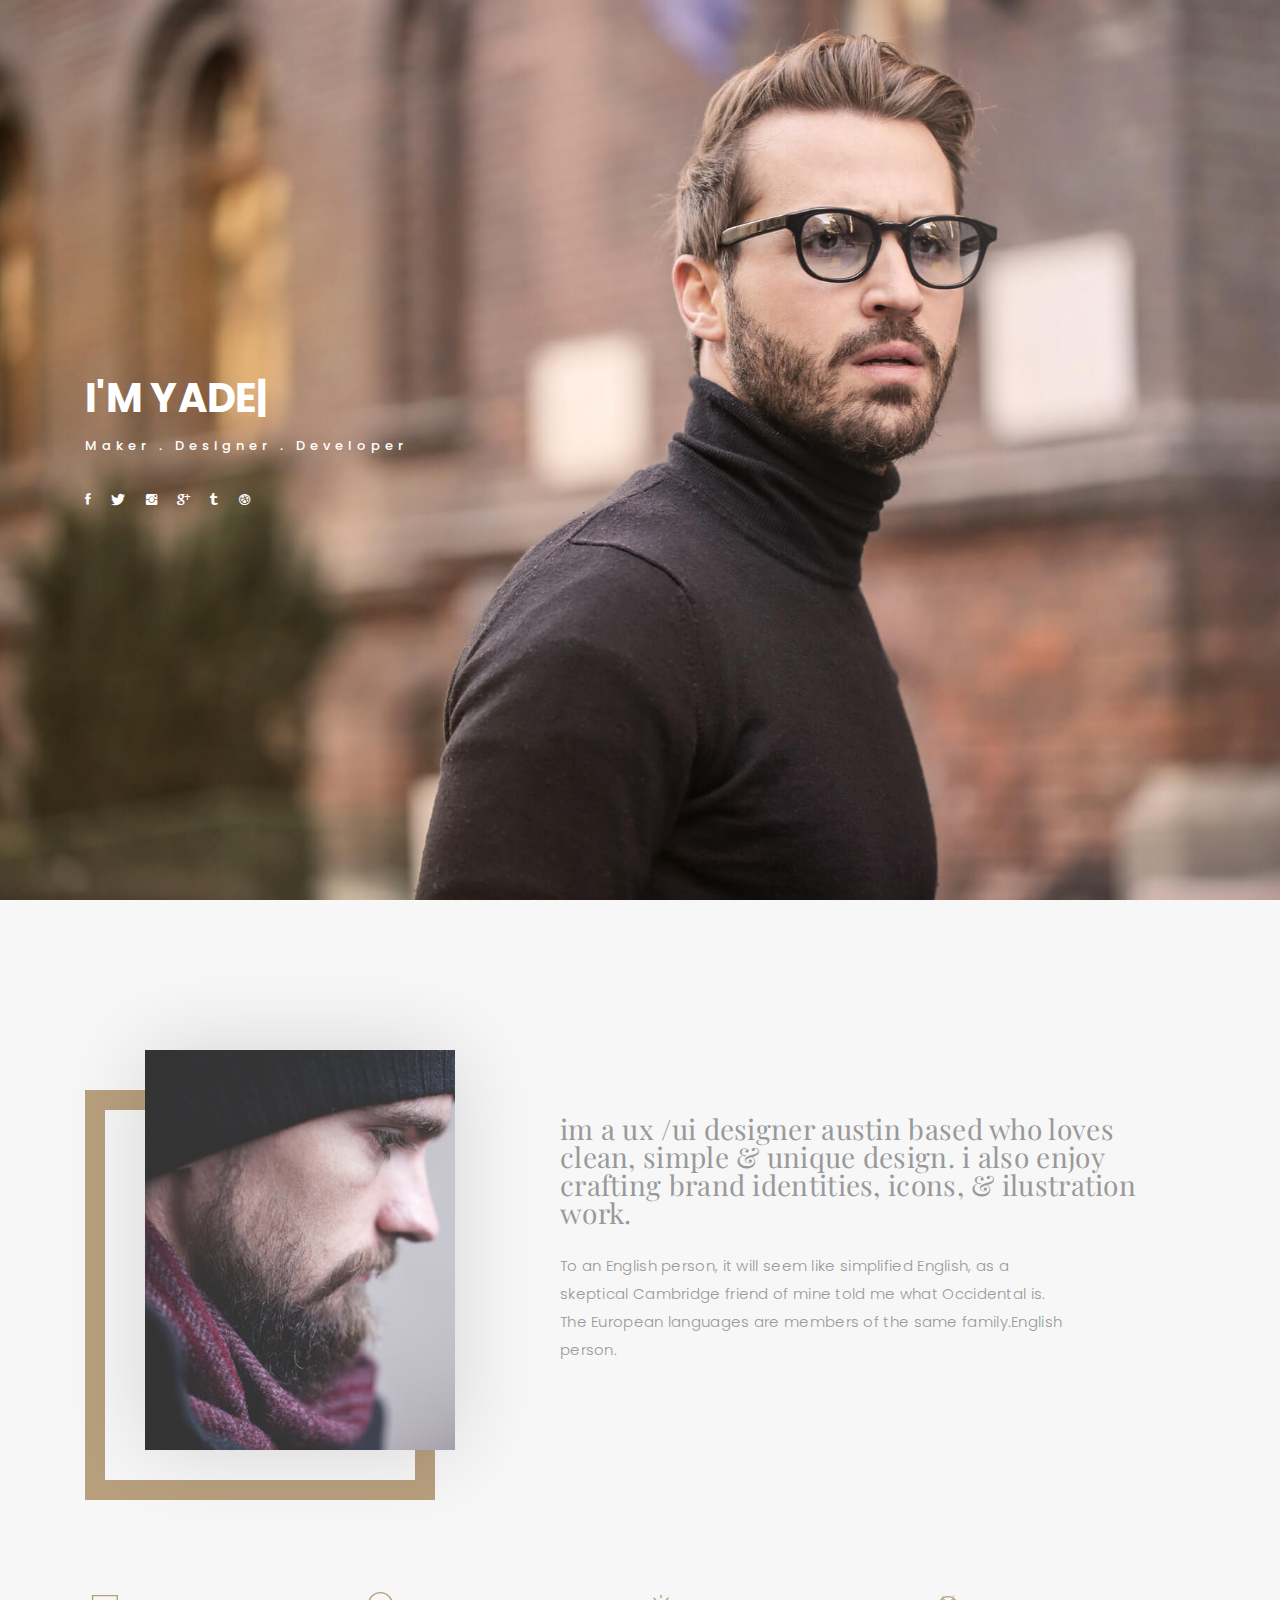
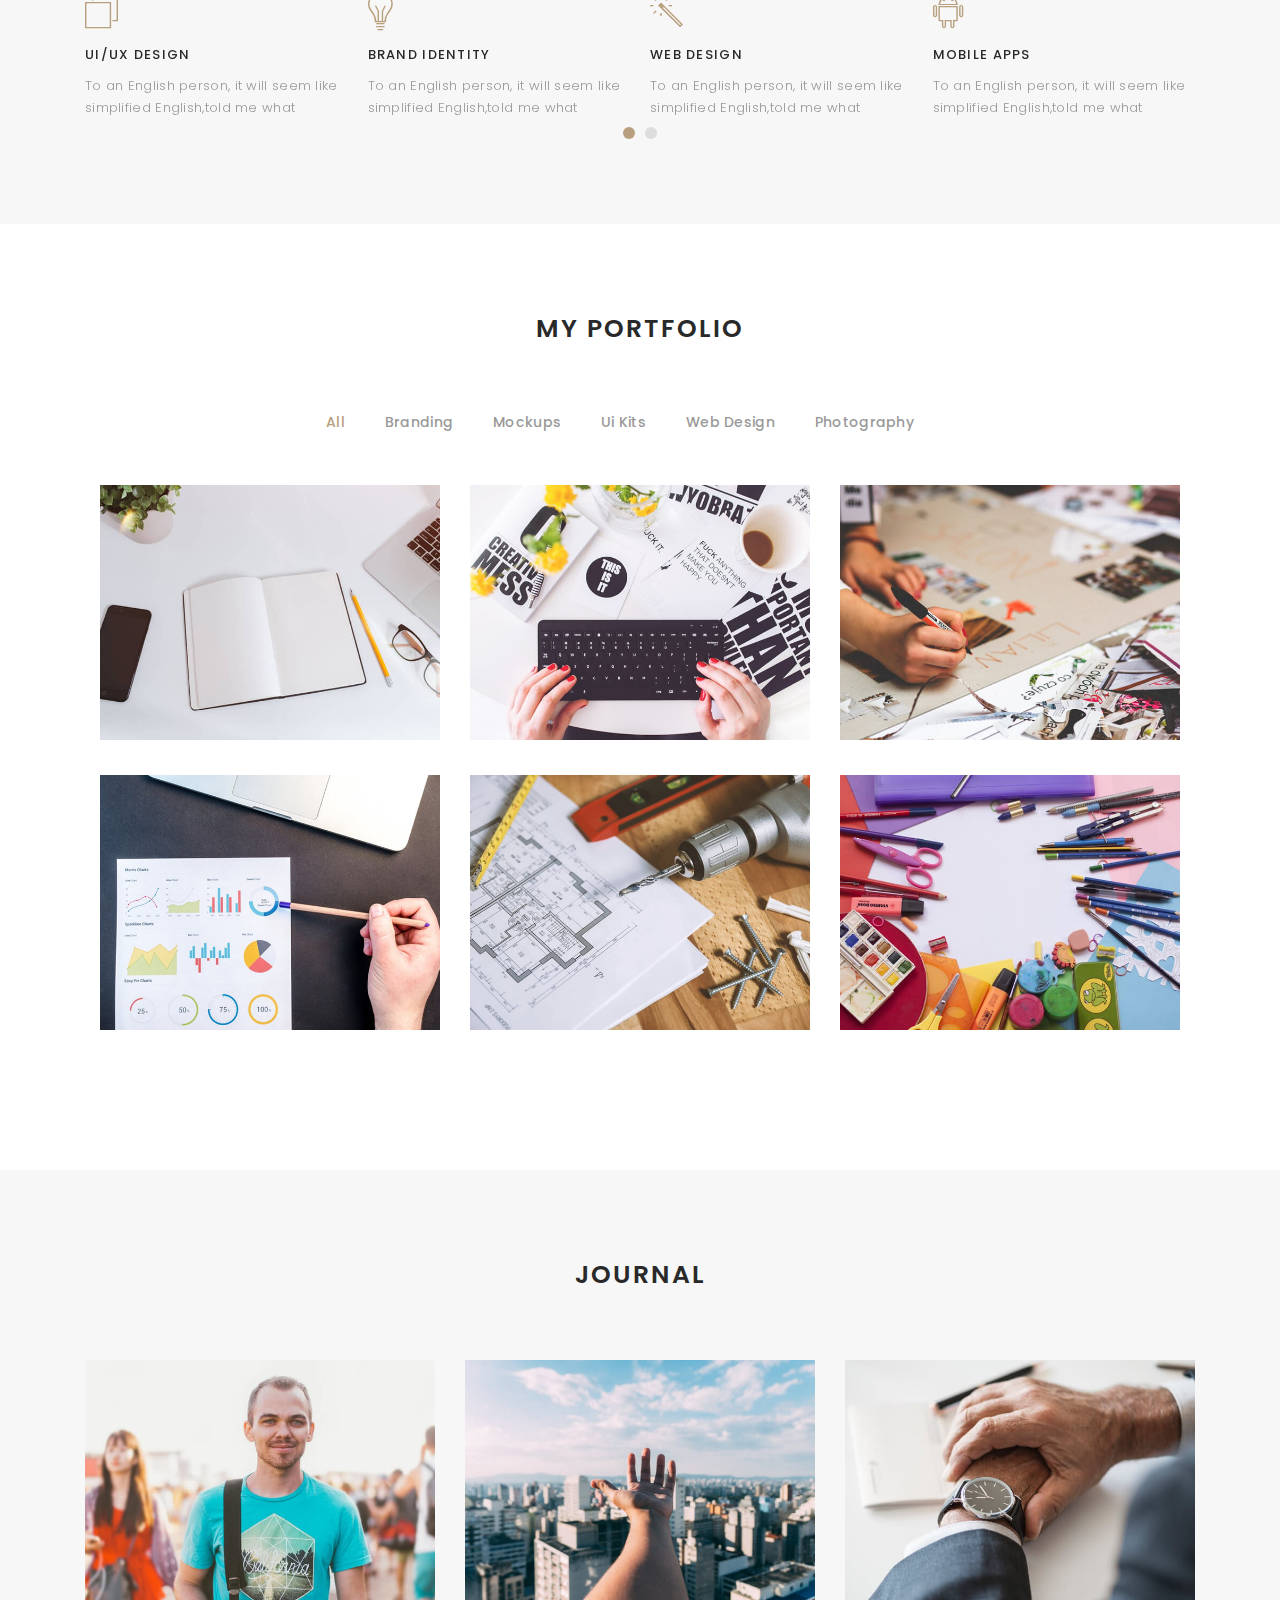
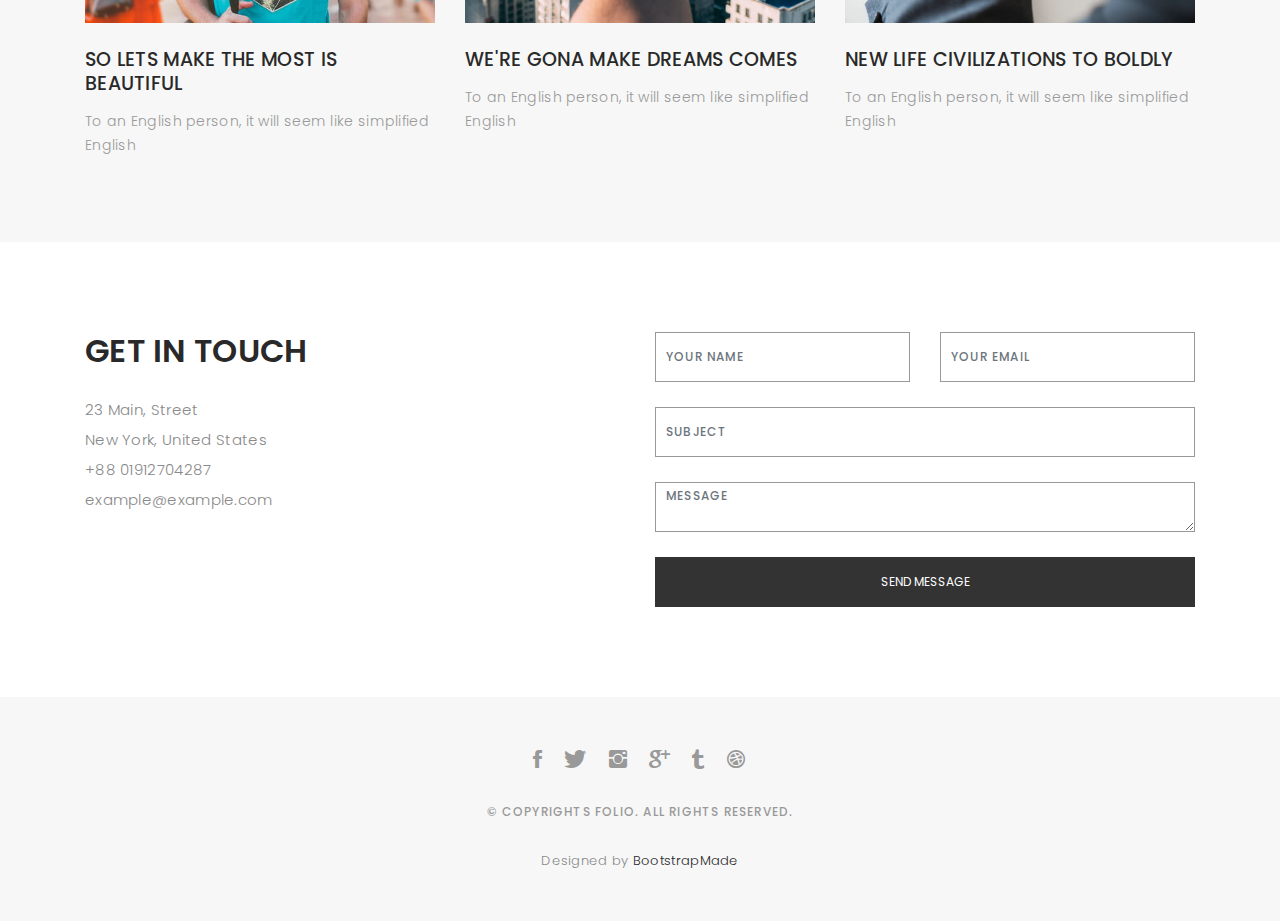
<file: Updated/index.html>
<!DOCTYPE html>
<html lang="en">

<head>
  <!-- meta -->
  <meta charset="utf-8">
  <meta content="width=device-width, initial-scale=1.0" name="viewport">

  <title>Yadev Jayachandran - Home</title>
  <meta content="Yadev Jayachandran" name="keywords">
  <meta content="" name="description">

  <!-- Google Fonts -->
  <link href="https://fonts.googleapis.com/css?family=Poppins:300,300i,400,400i,500,500i,600,600i,700,700i|Playfair+Display:400,400i,700,700i,900,900i" rel="stylesheet">

  <!-- Bootstrap CSS File -->
  <link href="lib/bootstrap/css/bootstrap.min.css" rel="stylesheet">

  <!-- Libraries CSS Files -->
  <link href="lib/ionicons/css/ionicons.min.css" rel="stylesheet">
  <link href="lib/owlcarousel/assets/owl.carousel.min.css" rel="stylesheet">
  <link href="lib/magnific-popup/magnific-popup.css" rel="stylesheet">
  <link href="lib/hover/hover.min.css" rel="stylesheet">

  <!-- Main Stylesheet File -->
  <link href="css/style.css" rel="stylesheet">

  <!-- Responsive css -->
  <link href="css/responsive.css" rel="stylesheet">

  <!-- Favicon -->
  <link rel="shortcut icon" href="images/favicon.ico">

  <!-- =======================================================
    Theme Name: Folio
    Theme URL: https://bootstrapmade.com/folio-bootstrap-portfolio-template/
    Author: BootstrapMade.com
    Author URL: https://bootstrapmade.com
  ======================================================= -->
</head>

<body>

  <!-- start section navbar -->
  <nav id="main-nav">
    <div class="row">
      <div class="container">

        <div class="logo">
          <a href="index.html"><img src="images/logo.png" alt="logo" style="height: 50px; width: 50px"></a>
        </div>

        <div class="responsive"><i data-icon="m" class="ion-navicon-round"></i></div>

        <ul class="nav-menu list-unstyled">
          <li><a href="#header" class="smoothScroll">Home</a></li>
          <li><a href="#about" class="smoothScroll">About</a></li>
          <li><a href="#portfolio" class="smoothScroll">Portfolio</a></li>
          <li><a href="#journal" class="smoothScroll">Blog</a></li>
          <li><a href="#contact" class="smoothScroll">Contact</a></li>
        </ul>

      </div>
    </div>
  </nav>
  <!-- End section navbar -->


  <!-- start section header -->
  <div id="header" class="home">

    <div class="container">
      <div class="header-content">
        <h1>I'm <span class="typed"></span></h1>
        <p>maker . designer . developer</p>

        <ul class="list-unstyled list-social">
          <li><a href="https://www.facebook.com/yadev.jayachandran"><i class="ion-social-facebook"></i></a></li>
          <li><a href="https://twitter.com/yadev64"><i class="ion-social-twitter"></i></a></li>
          <li><a href="#"><i class="ion-social-instagram"></i></a></li>
          <li><a href="#"><i class="ion-social-googleplus"></i></a></li>
          <li><a href="#"><i class="ion-social-tumblr"></i></a></li>
          <li><a href="#"><i class="ion-social-dribbble"></i></a></li>
        </ul>
      </div>
    </div>
  </div>
  <!-- End section header -->


  <!-- start section about us -->
  <div id="about" class="paddsection">
    <div class="container">
      <div class="row justify-content-between">

        <div class="col-lg-4 ">
          <div class="div-img-bg">
            <div class="about-img">
              <img src="images/me.jpg" class="img-responsive" alt="me">
            </div>
          </div>
        </div>

        <div class="col-lg-7">
          <div class="about-descr">

            <p class="p-heading">im a ux /ui designer austin based who loves clean, simple & unique design. i also enjoy crafting brand identities, icons, & ilustration work. </p>
            <p class="separator">To an English person, it will seem like simplified English, as a skeptical Cambridge friend of mine told me what Occidental is. The European languages are members of the same family.English person.</p>

          </div>

        </div>
      </div>
    </div>
  </div>
  <!-- end section about us -->


  <!-- start section services -->
  <div id="services">
    <div class="container">

        <div class="services-carousel owl-theme">

          <div class="services-block">

            <i class="ion-ios-browsers-outline"></i>
            <span>UI/UX DESIGN</span>
            <p class="separator">To an English person, it will seem like simplified English,told me what </p>

          </div>

          <div class="services-block">

            <i class="ion-ios-lightbulb-outline"></i>
            <span>BRAND IDENTITY</span>
            <p class="separator">To an English person, it will seem like simplified English,told me what </p>

          </div>

          <div class="services-block">

            <i class="ion-ios-color-wand-outline"></i>
            <span>WEB DESIGN</span>
            <p class="separator">To an English person, it will seem like simplified English,told me what </p>

          </div>

          <div class="services-block">

            <i class="ion-social-android-outline"></i>
            <span>MOBILE APPS</span>
            <p class="separator">To an English person, it will seem like simplified English,told me what </p>

          </div>

          <div class="services-block">

            <i class="ion-ios-analytics-outline"></i>
            <span>Analytics</span>
            <p class="separator">To an English person, it will seem like simplified English,told me what </p>

          </div>

          <div class="services-block">

            <i class="ion-ios-camera-outline"></i>
            <span>PHOTOGRAPHY</span>
            <p class="separator">To an English person, it will seem like simplified English,told me what </p>

          </div>

        </div>

    </div>

  </div>
  <!-- end section services -->


  <!-- start section portfolio -->
  <div id="portfolio" class="text-center paddsection">

    <div class="container">
      <div class="section-title text-center">
        <h2>My Portfolio</h2>
      </div>
    </div>

    <div class="container">
      <div class="row">
        <div class="col-md-12">

          <div class="portfolio-list">

            <ul class="nav list-unstyled" id="portfolio-flters">
              <li class="filter filter-active" data-filter=".all">all</li>
              <li class="filter" data-filter=".branding">branding</li>
              <li class="filter" data-filter=".mockups">mockups</li>
              <li class="filter" data-filter=".uikits">ui kits</li>
              <li class="filter" data-filter=".webdesign">web design</li>
              <li class="filter" data-filter=".photography">photography</li>
            </ul>

          </div>

          <div class="portfolio-container">

            <div class="col-lg-4 col-md-6 portfolio-thumbnail all branding uikits webdesign">
              <a class="popup-img" href="images/portfolio/1.jpg">
                <img src="images/portfolio/1.jpg" alt="img">
              </a>
            </div>

            <div class="col-lg-4 col-md-6 portfolio-thumbnail all mockups uikits photography">
              <a class="popup-img" href="images/portfolio/2.jpg">
                <img src="images/portfolio/2.jpg"  alt="img">
              </a>
            </div>

            <div class="col-lg-4 col-md-6 portfolio-thumbnail all branding webdesig photographyn">
              <a class="popup-img" href="images/portfolio/3.jpg">
                <img src="images/portfolio/3.jpg" alt="img">
              </a>
            </div>

            <div class="col-lg-4 col-md-6 portfolio-thumbnail all mockups webdesign photography">
              <a class="popup-img" href="images/portfolio/4.jpg">
                <img src="images/portfolio/4.jpg" alt="img">
              </a>
            </div>

            <div class="col-lg-4 col-md-6 portfolio-thumbnail all branding uikits photography">
              <a class="popup-img" href="images/portfolio/5.jpg">
                <img src="images/portfolio/5.jpg" alt="img">
              </a>
            </div>

            <div class="col-lg-4 col-md-6 portfolio-thumbnail all mockups uikits webdesign">
              <a class="popup-img" href="images/portfolio/6.jpg">
                <img src="images/portfolio/6.jpg" alt="img">
              </a>
            </div>

          </div>
        </div>
      </div>
    </div>

  </div>
  <!-- End section portfolio -->


  <!-- start section journal -->
  <div id="journal" class="text-left paddsection">

    <div class="container">
      <div class="section-title text-center">
        <h2>journal</h2>
      </div>
    </div>

    <div class="container">
      <div class="journal-block">
        <div class="row">

          <div class="col-lg-4 col-md-6">
            <div class="journal-info">

              <a href="blog-single.html"><img src="images/blog-post-1.jpg" class="img-responsive" alt="img"></a>

              <div class="journal-txt">

                <h4><a href="blog-single.html">SO LETS MAKE THE MOST IS BEAUTIFUL</a></h4>
                <p class="separator">To an English person, it will seem like simplified English
                </p>

              </div>

            </div>
          </div>

          <div class="col-lg-4 col-md-6">
            <div class="journal-info">

              <a href="blog-single.html"><img src="images/blog-post-2.jpg" class="img-responsive" alt="img"></a>

              <div class="journal-txt">

                <h4><a href="#blog-single.html">WE'RE GONA MAKE DREAMS COMES</a></h4>
                <p class="separator">To an English person, it will seem like simplified English
                </p>

              </div>

            </div>
          </div>

          <div class="col-lg-4 col-md-6">
            <div class="journal-info">

              <a href="blog-single.html"><img src="images/blog-post-3.jpg" class="img-responsive" alt="img"></a>

              <div class="journal-txt">

                <h4><a href="blog-single.html">NEW LIFE CIVILIZATIONS TO BOLDLY</a></h4>
                <p class="separator">To an English person, it will seem like simplified English
                </p>

              </div>

            </div>
          </div>

        </div>
      </div>
    </div>

  </div>
  <!-- End section journal -->


  <!-- start sectoion contact -->
  <div id="contact" class="paddsection">
    <div class="container">
      <div class="contact-block1">
        <div class="row">

          <div class="col-lg-6">
            <div class="contact-contact">

              <h2 class="mb-30">GET IN TOUCH</h2>

              <ul class="contact-details">
                <li><span>23 Main, Street</span></li>
                <li><span>New York, United States</span></li>
                <li><span>+88 01912704287</span></li>
                <li><span>example@example.com</span></li>
              </ul>

            </div>
          </div>

          <div class="col-lg-6">
            <form action="" method="post" role="form" class="contactForm">
              <div class="row">

                <div id="sendmessage">Your message has been sent. Thank you!</div>
                <div id="errormessage"></div>

                <div class="col-lg-6">
                  <div class="form-group contact-block1">
                    <input type="text" name="name" class="form-control" id="name" placeholder="Your Name" data-rule="minlen:4" data-msg="Please enter at least 4 chars" />
                    <div class="validation"></div>
                  </div>
                </div>

                <div class="col-lg-6">
                  <div class="form-group">
                    <input type="email" class="form-control" name="email" id="email" placeholder="Your Email" data-rule="email" data-msg="Please enter a valid email" />
                    <div class="validation"></div>
                  </div>
                </div>

                <div class="col-lg-12">
                  <div class="form-group">
                    <input type="text" class="form-control" name="subject" id="subject" placeholder="Subject" data-rule="minlen:4" data-msg="Please enter at least 8 chars of subject" />
                    <div class="validation"></div>
                  </div>
                </div>

                <div class="col-lg-12">
                  <div class="form-group">
                    <textarea class="form-control" name="message" rows="12" data-rule="required" data-msg="Please write something for us" placeholder="Message"></textarea>
                    <div class="validation"></div>
                  </div>
                </div>

                <div class="col-lg-12">
                  <input type="submit" class="btn btn-defeault btn-send" value="Send message">
                </div>

              </div>
            </form>
          </div>
        </div>
      </div>
    </div>
  </div>
  <!-- start sectoion contact -->


  <!-- start section footer -->
  <div id="footer" class="text-center">
    <div class="container">
      <div class="socials-media text-center">

        <ul class="list-unstyled">
          <li><a href="#"><i class="ion-social-facebook"></i></a></li>
          <li><a href="#"><i class="ion-social-twitter"></i></a></li>
          <li><a href="#"><i class="ion-social-instagram"></i></a></li>
          <li><a href="#"><i class="ion-social-googleplus"></i></a></li>
          <li><a href="#"><i class="ion-social-tumblr"></i></a></li>
          <li><a href="#"><i class="ion-social-dribbble"></i></a></li>
        </ul>

      </div>

      <p>&copy; Copyrights Folio. All rights reserved.</p>

      <div class="credits">
        <!--
          All the links in the footer should remain intact.
          You can delete the links only if you purchased the pro version.
          Licensing information: https://bootstrapmade.com/license/
          Purchase the pro version with working PHP/AJAX contact form: https://bootstrapmade.com/buy/?theme=Folio
        -->
        Designed by <a href="https://bootstrapmade.com/">BootstrapMade</a>
      </div>

    </div>
  </div>
  <!-- End section footer -->

  <!-- JavaScript Libraries -->
  <script src="lib/jquery/jquery.min.js"></script>
  <script src="lib/jquery/jquery-migrate.min.js"></script>
  <script src="lib/bootstrap/js/bootstrap.bundle.min.js"></script>
  <script src="lib/typed/typed.js"></script>
  <script src="lib/owlcarousel/owl.carousel.min.js"></script>
  <script src="lib/magnific-popup/magnific-popup.min.js"></script>
  <script src="lib/isotope/isotope.pkgd.min.js"></script>

  <!-- Contact Form JavaScript File -->
  <script src="contactform/contactform.js"></script>

  <!-- Template Main Javascript File -->
  <script src="js/main.js"></script>

</body>

</html>
</file>
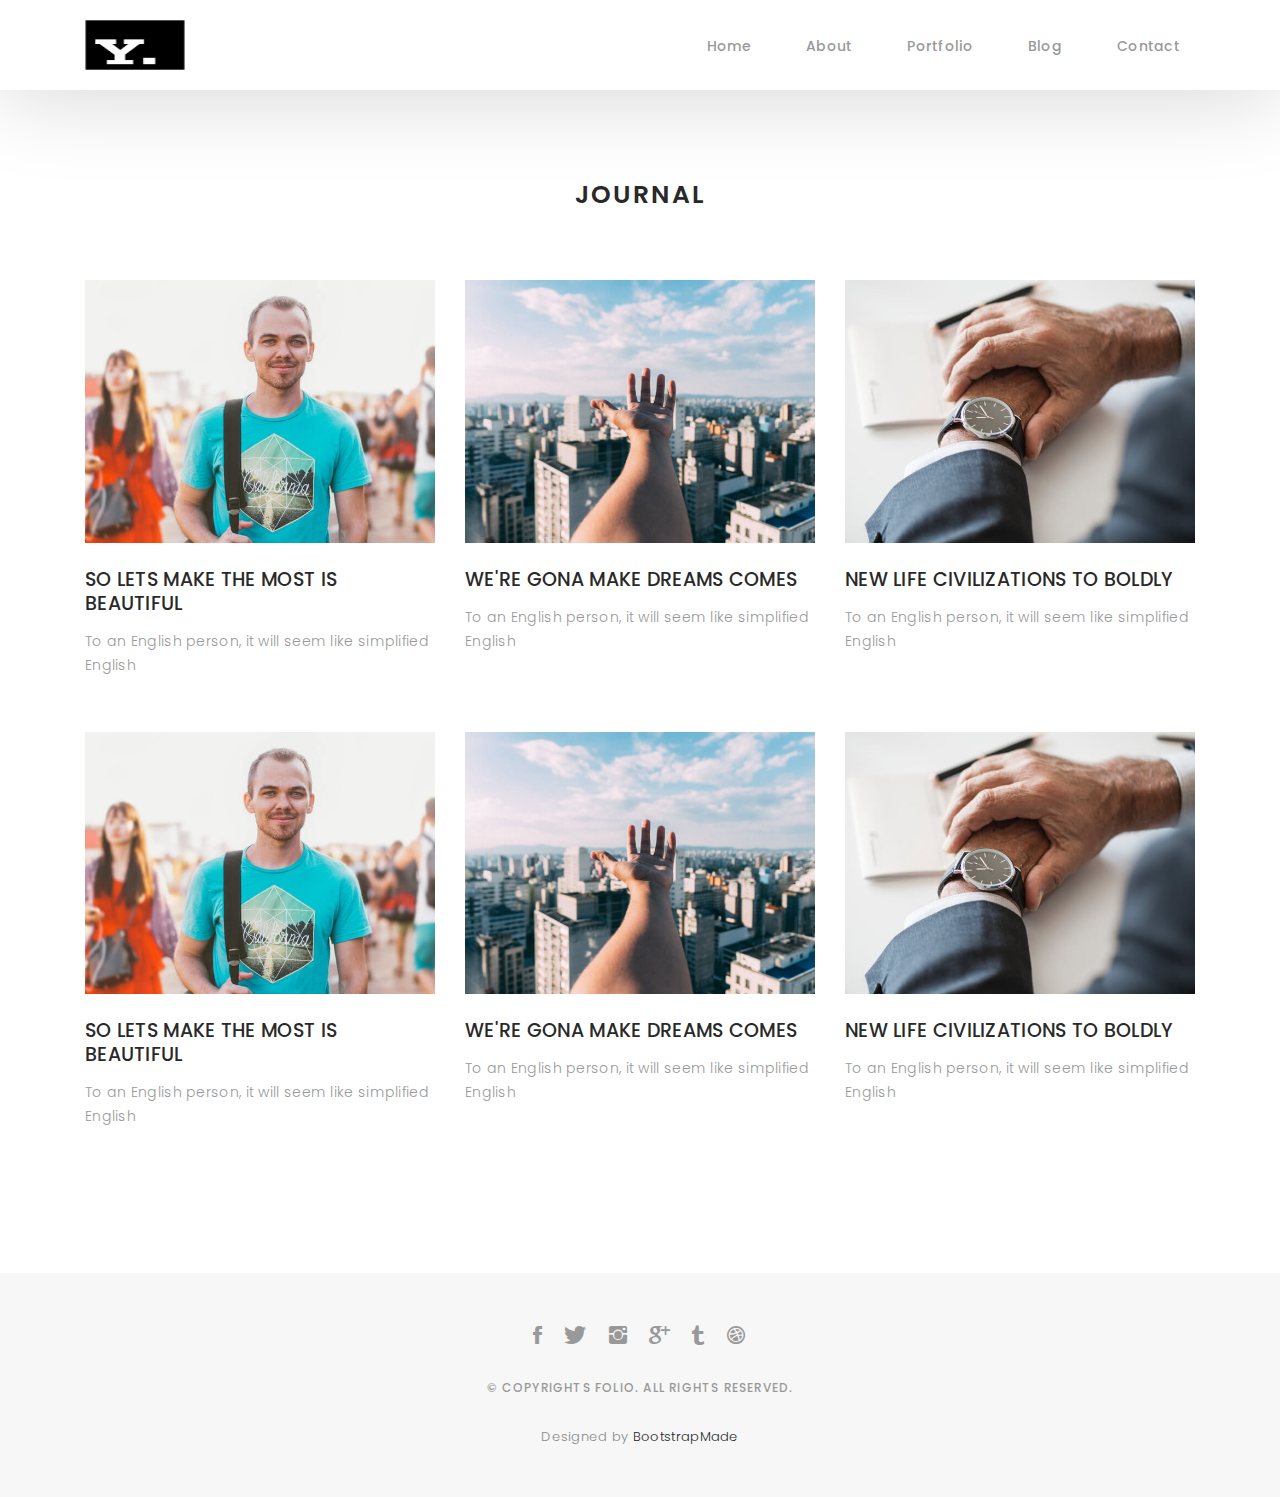
<file: Updated/blog-grid.html>
<!DOCTYPE html>
<html lang="en">

<head>
  <!-- meta -->
  <meta charset="utf-8">
  <meta content="width=device-width, initial-scale=1.0" name="viewport">

  <title>Folio - Blog Grid</title>
  <meta content="" name="keywords">
  <meta content="" name="description">

  <!-- Google Fonts -->
  <link href="https://fonts.googleapis.com/css?family=Poppins:300,300i,400,400i,500,500i,600,600i,700,700i|Playfair+Display:400,400i,700,700i,900,900i" rel="stylesheet">

  <!-- Bootstrap CSS File -->
  <link href="lib/bootstrap/css/bootstrap.min.css" rel="stylesheet">

  <!-- Libraries CSS Files -->
  <link href="lib/ionicons/css/ionicons.min.css" rel="stylesheet">
  <link href="lib/owlcarousel/assets/owl.carousel.min.css" rel="stylesheet">
  <link href="lib/magnific-popup/magnific-popup.css" rel="stylesheet">
  <link href="lib/hover/hover.min.css" rel="stylesheet">

  <!-- Blog Stylesheet File -->
  <link href="css/blog.css" rel="stylesheet">

  <!-- Main Stylesheet File -->
  <link href="css/style.css" rel="stylesheet">

  <!-- Responsive css -->
  <link href="css/responsive.css" rel="stylesheet">

  <!-- Favicon -->
  <link rel="shortcut icon" href="images/favicon.png">

  <!-- =======================================================
    Theme Name: Folio
    Theme URL: https://bootstrapmade.com/folio-bootstrap-portfolio-template/
    Author: BootstrapMade.com
    Author URL: https://bootstrapmade.com
  ======================================================= -->
</head>

<body>

  <!-- start section navbar -->
  <nav id="main-nav-subpage" class="subpage-nav">
    <div class="row">
      <div class="container">

        <div class="logo">
          <a href="index.html"><img src="images/logo.png" alt="logo"></a>
        </div>

        <div class="responsive"><i data-icon="m" class="ion-navicon-round"></i></div>

        <ul class="nav-menu list-unstyled">
          <li><a href="#homee" class="smoothScroll">Home</a></li>
          <li><a href="#about" class="smoothScroll">About</a></li>
          <li><a href="#portfolio" class="smoothScroll">Portfolio</a></li>
          <li><a href="#blog" class="smoothScroll">Blog</a></li>
          <li><a href="#contact" class="smoothScroll">Contact</a></li>
        </ul>

      </div>
    </div>
  </nav>
  <!-- End section navbar -->

  <!-- start section journal -->
  <div id="journal-blog" class="text-left  paddsections">

    <div class="container">
      <div class="section-title text-center">
        <h2>journal</h2>
      </div>
    </div>

    <div class="container">
      <div class="journal-block">
        <div class="row">

          <div class="col-lg-4 col-md-6">
            <div class="journal-info mb-30">

              <a href="blog-single.html"><img src="images/blog-post-1.jpg" class="img-responsive" alt="img"></a>

              <div class="journal-txt">

                <h4><a href="blog-single.html">SO LETS MAKE THE MOST IS BEAUTIFUL</a></h4>
                <p class="separator">To an English person, it will seem like simplified English
                </p>

              </div>

            </div>
          </div>

          <div class="col-lg-4 col-md-6">
            <div class="journal-info mb-30">

              <a href="blog-single.html"><img src="images/blog-post-2.jpg" class="img-responsive" alt="img"></a>

              <div class="journal-txt">

                <h4><a href="blog-single.html">WE'RE GONA MAKE DREAMS COMES</a></h4>
                <p class="separator">To an English person, it will seem like simplified English
                </p>

              </div>

            </div>
          </div>

          <div class="col-lg-4 col-md-6">
            <div class="journal-info mb-30">

              <a href="blog-single.html"><img src="images/blog-post-3.jpg" class="img-responsive" alt="img"></a>

              <div class="journal-txt">

                <h4><a href="blog-single.html">NEW LIFE CIVILIZATIONS TO BOLDLY</a></h4>
                <p class="separator">To an English person, it will seem like simplified English
                </p>

              </div>

            </div>
          </div>

          <div class="col-lg-4 col-md-6">
            <div class="journal-info mb-30">

              <a href="blog-single.html"><img src="images/blog-post-1.jpg" class="img-responsive" alt="img"></a>

              <div class="journal-txt">

                <h4><a href="blog-single.html">SO LETS MAKE THE MOST IS BEAUTIFUL</a></h4>
                <p class="separator">To an English person, it will seem like simplified English
                </p>

              </div>

            </div>
          </div>

          <div class="col-lg-4 col-md-6">
            <div class="journal-info mb-30">

              <a href="blog-single.html"><img src="images/blog-post-2.jpg" class="img-responsive" alt="img"></a>

              <div class="journal-txt">

                <h4><a href="blog-single.html">WE'RE GONA MAKE DREAMS COMES</a></h4>
                <p class="separator">To an English person, it will seem like simplified English
                </p>

              </div>

            </div>
          </div>

          <div class="col-lg-4 col-md-6">
            <div class="journal-info mb-30">

              <a href="blog-single.html"><img src="images/blog-post-3.jpg" class="img-responsive" alt="img"></a>

              <div class="journal-txt">

                <h4><a href="blog-single.html">NEW LIFE CIVILIZATIONS TO BOLDLY</a></h4>
                <p class="separator">To an English person, it will seem like simplified English
                </p>

              </div>

            </div>
          </div>

        </div>
      </div>
    </div>
  </div>
  <!-- End section journal -->


  <!-- start section footer -->
  <div id="footer" class="text-center">
    <div class="container">
      <div class="socials-media text-center">

        <ul class="list-unstyled">
          <li><a href="#"><i class="ion-social-facebook"></i></a></li>
          <li><a href="#"><i class="ion-social-twitter"></i></a></li>
          <li><a href="#"><i class="ion-social-instagram"></i></a></li>
          <li><a href="#"><i class="ion-social-googleplus"></i></a></li>
          <li><a href="#"><i class="ion-social-tumblr"></i></a></li>
          <li><a href="#"><i class="ion-social-dribbble"></i></a></li>
        </ul>

      </div>

      <p>&copy; Copyrights Folio. All rights reserved.</p>

      <div class="credits">
        <!--
          All the links in the footer should remain intact.
          You can delete the links only if you purchased the pro version.
          Licensing information: https://bootstrapmade.com/license/
          Purchase the pro version with working PHP/AJAX contact form: https://bootstrapmade.com/buy/?theme=Folio
        -->
        Designed by <a href="https://bootstrapmade.com/">BootstrapMade</a>
      </div>

    </div>
  </div>
  <!-- End section footer -->

  <!-- JavaScript Libraries -->
  <script src="lib/jquery/jquery.min.js"></script>
  <script src="lib/jquery/jquery-migrate.min.js"></script>
  <script src="lib/bootstrap/js/bootstrap.bundle.min.js"></script>
  <script src="lib/typed/typed.js"></script>
  <script src="lib/owlcarousel/owl.carousel.min.js"></script>
  <script src="lib/magnific-popup/magnific-popup.min.js"></script>
  <script src="lib/isotope/isotope.pkgd.min.js"></script>

  <!-- Contact Form JavaScript File -->
  <script src="contactform/contactform.js"></script>

  <!-- Template Main Javascript File -->
  <script src="js/main.js"></script>

</body>

</html>
</file>
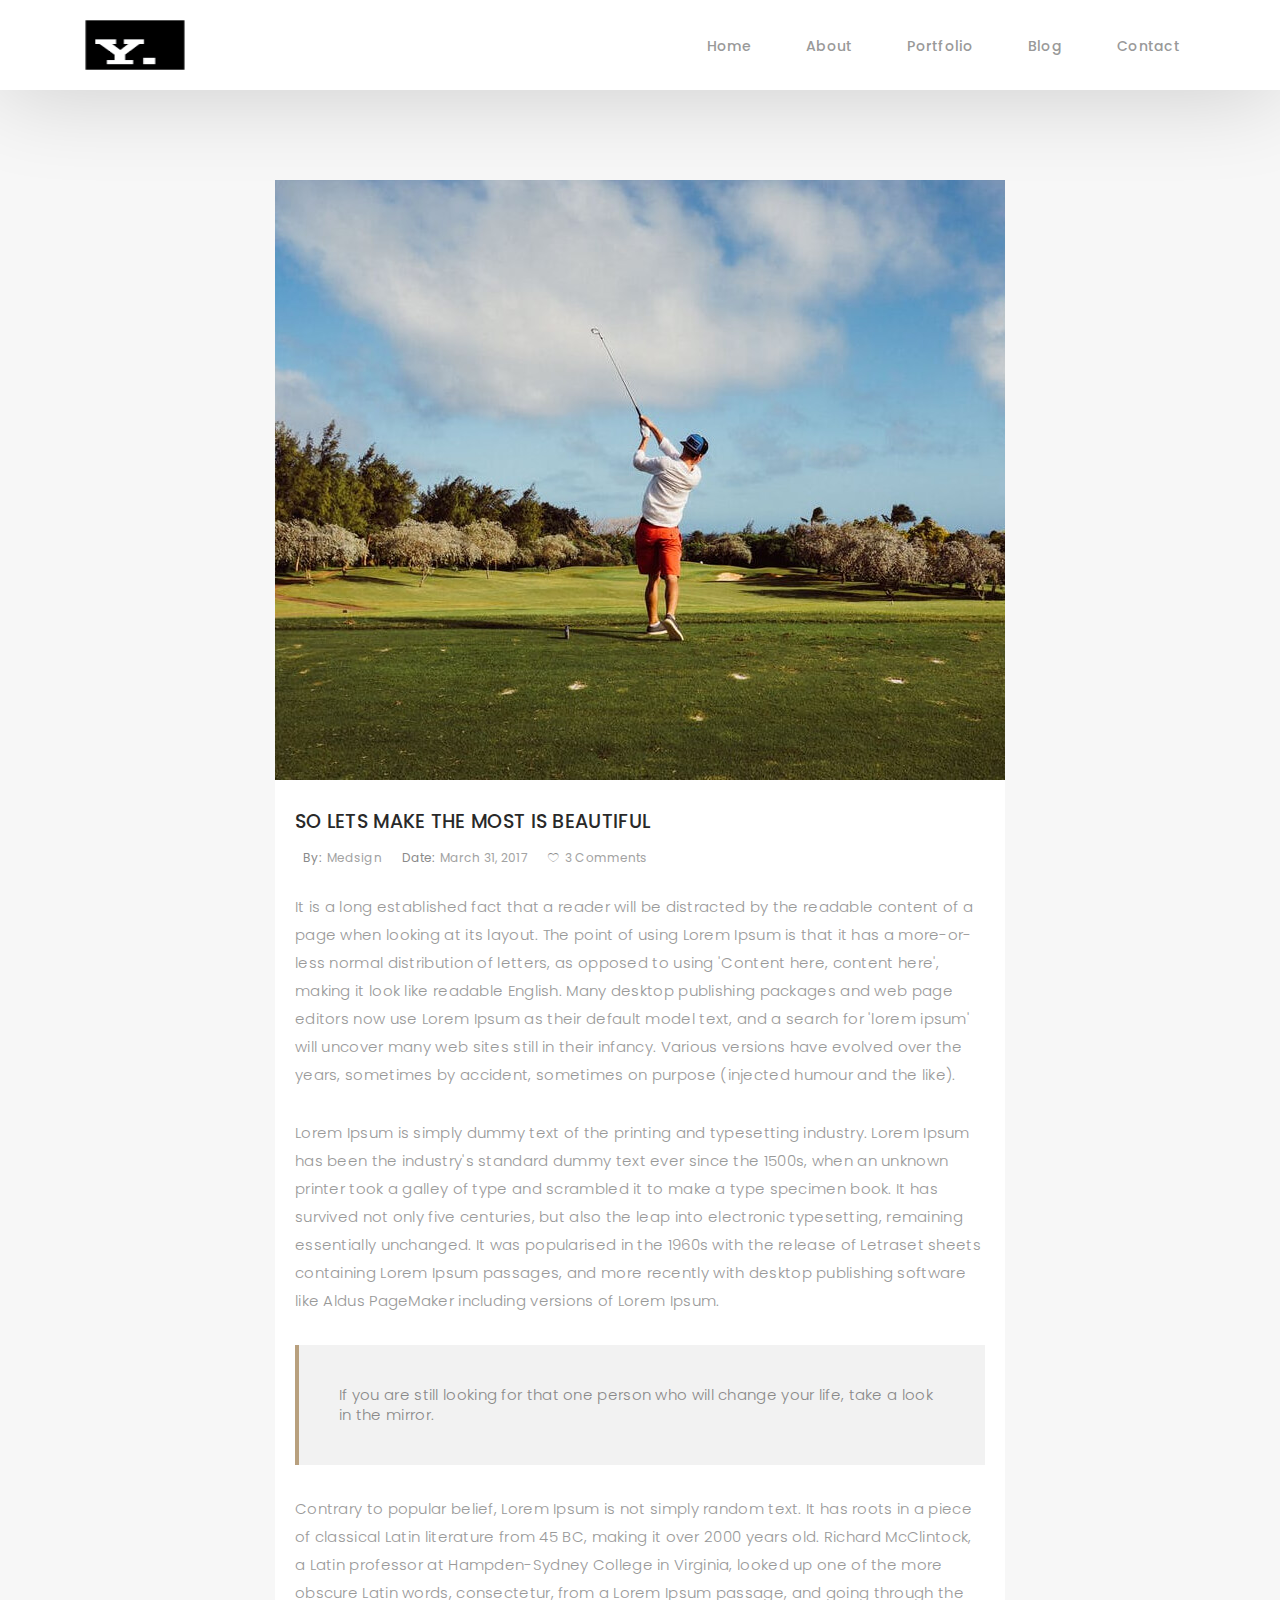
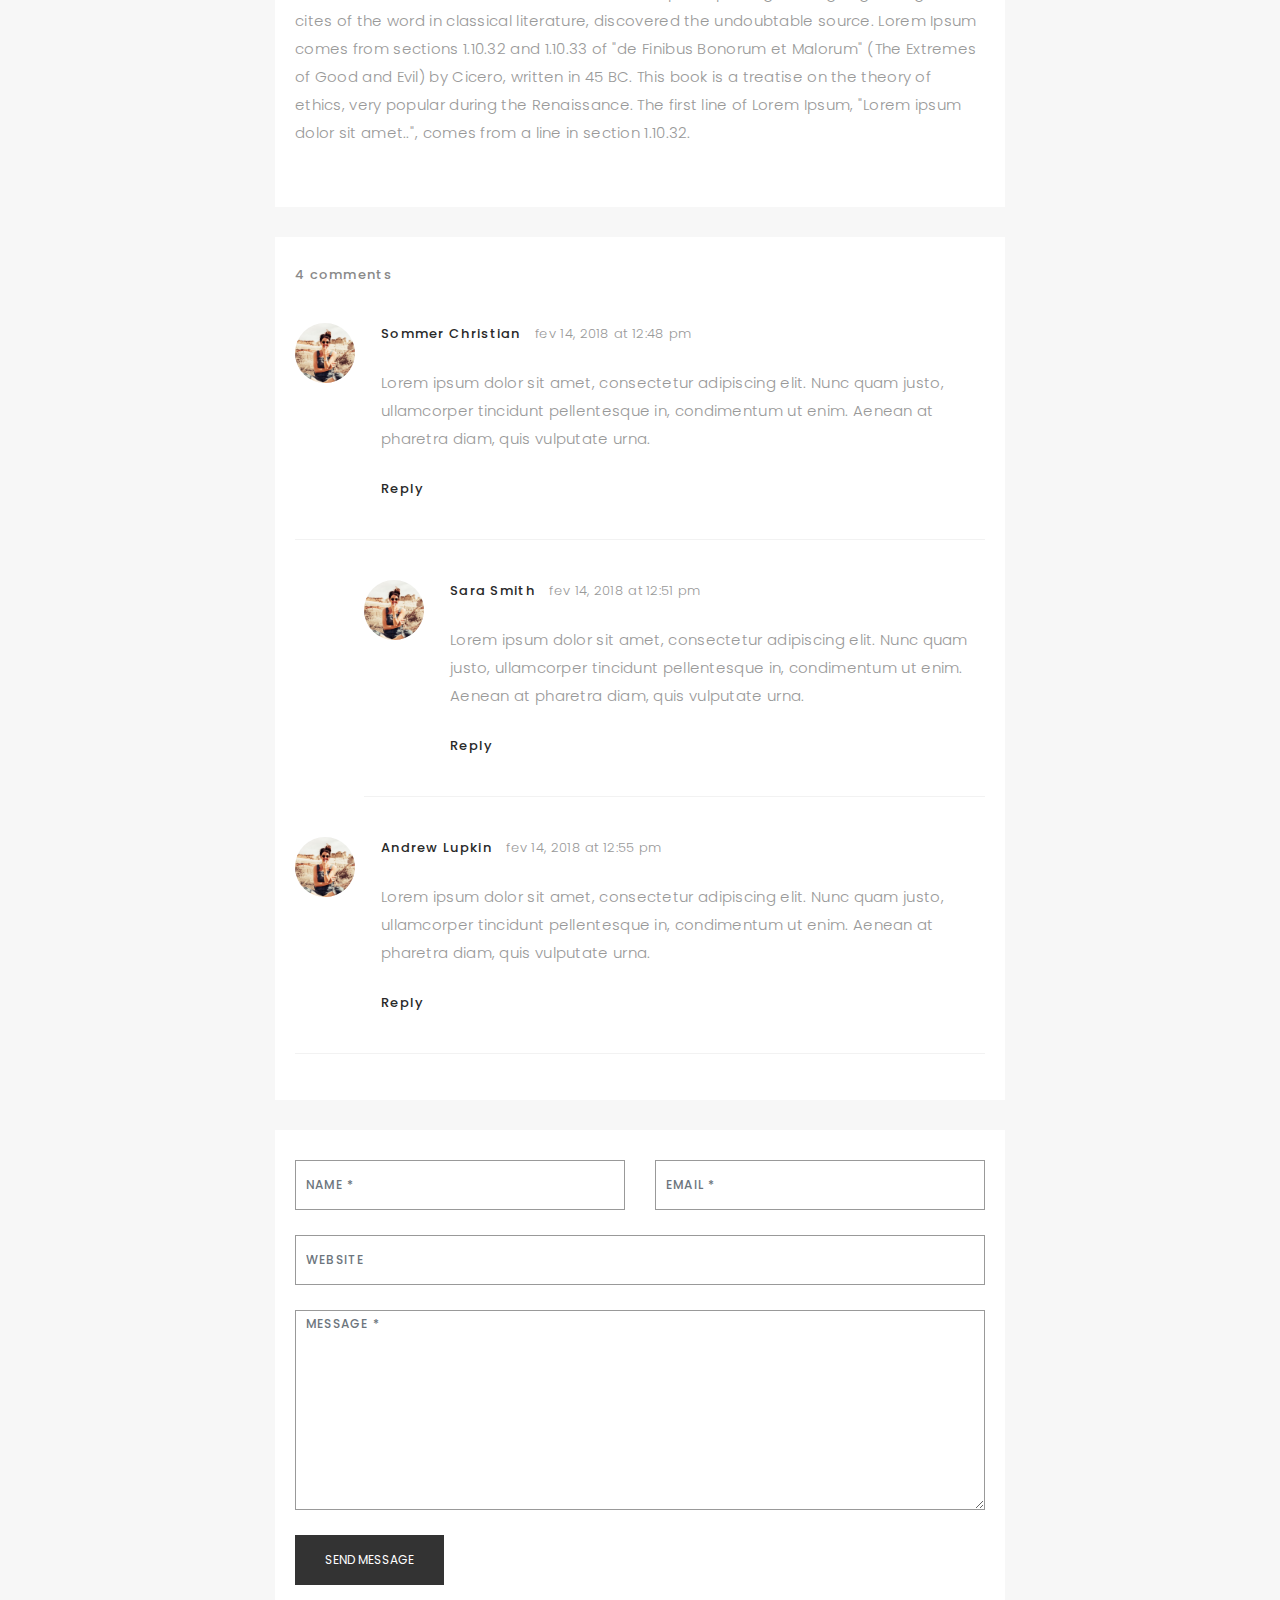
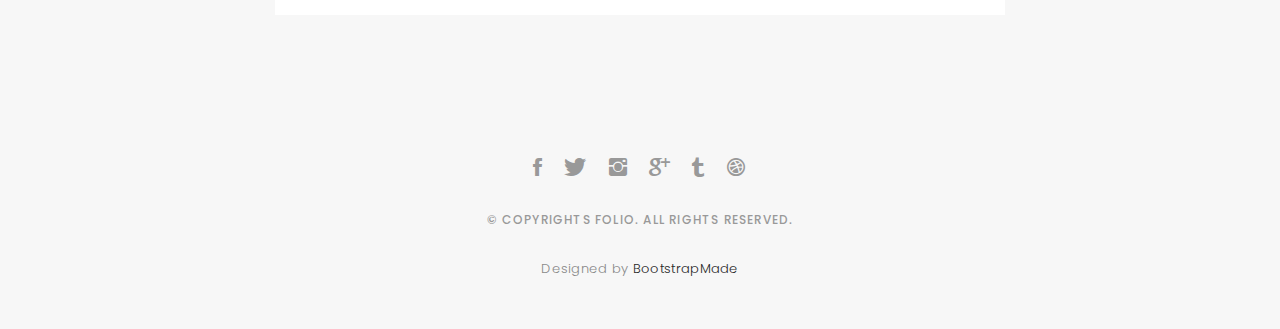
<file: Updated/blog-single.html>
<!DOCTYPE html>
<html lang="en">

<head>
  <!-- meta -->
  <meta charset="utf-8">
  <meta content="width=device-width, initial-scale=1.0" name="viewport">

  <title>Folio - Blog Singlee</title>
  <meta content="" name="keywords">
  <meta content="" name="description">

  <!-- Google Fonts -->
  <link href="https://fonts.googleapis.com/css?family=Poppins:300,300i,400,400i,500,500i,600,600i,700,700i|Playfair+Display:400,400i,700,700i,900,900i" rel="stylesheet">

  <!-- Bootstrap CSS File -->
  <link href="lib/bootstrap/css/bootstrap.min.css" rel="stylesheet">

  <!-- Libraries CSS Files -->
  <link href="lib/ionicons/css/ionicons.min.css" rel="stylesheet">
  <link href="lib/owlcarousel/assets/owl.carousel.min.css" rel="stylesheet">
  <link href="lib/magnific-popup/magnific-popup.css" rel="stylesheet">
  <link href="lib/hover/hover.min.css" rel="stylesheet">

  <!-- Blog Stylesheet File -->
  <link href="css/blog.css" rel="stylesheet">

  <!-- Main Stylesheet File -->
  <link href="css/style.css" rel="stylesheet">

  <!-- Responsive css -->
  <link href="css/responsive.css" rel="stylesheet">

  <!-- Favicon -->
  <link rel="shortcut icon" href="images/favicon.png">

  <!-- =======================================================
    Theme Name: Folio
    Theme URL: https://bootstrapmade.com/folio-bootstrap-portfolio-template/
    Author: BootstrapMade.com
    Author URL: https://bootstrapmade.com
  ======================================================= -->
</head>

<body>

  <!-- start section navbar -->
  <nav id="main-nav-subpage" class="subpage-nav">
    <div class="row">
      <div class="container">

        <div class="logo">
          <a href="index.html"><img src="images/logo.png" alt="logo"></a>
        </div>

        <div class="responsive"><i data-icon="m" class="ion-navicon-round"></i></div>

        <ul class="nav-menu list-unstyled">
          <li><a href="#homee" class="smoothScroll">Home</a></li>
          <li><a href="#about" class="smoothScroll">About</a></li>
          <li><a href="#portfolio" class="smoothScroll">Portfolio</a></li>
          <li><a href="#blog" class="smoothScroll">Blog</a></li>
          <li><a href="#contact" class="smoothScroll">Contact</a></li>
        </ul>
      </div>
    </div>
  </nav>
  <!-- End section navbar -->
  <!-- start section main content -->
  <div class="main-content paddsection">
    <div class="container">
      <div class="row justify-content-center">
        <div class="col-md-8 col-md-offset-2">
          <div class="row">
            <div class="container-main single-main">
              <div class="col-md-12">
                <div class="block-main mb-30">
                  <img src="images/blog-post-big.jpg" class="img-responsive" alt="reviews2">
                  <div class="content-main single-post padDiv">
                    <div class="journal-txt">
                      <h4><a href="#">SO LETS MAKE THE MOST IS BEAUTIFUL</a></h4>
                    </div>
                    <div class="post-meta">
                      <ul class="list-unstyled mb-0">
                        <li class="author">by:<a href="#">medsign</a></li>
                        <li class="date">date:<a href="#">March 31, 2017</a></li>
                        <li class="commont"><i class="ion-ios-heart-outline"></i><a href="#">3 Comments</a></li>
                      </ul>
                    </div>
                    <p class="mb-30">It is a long established fact that a reader will be distracted by the readable content of a page when looking at its layout. The point of using Lorem Ipsum is that it has a more-or-less normal distribution of letters, as opposed to
                      using 'Content here, content here', making it look like readable English. Many desktop publishing packages and web page editors now use Lorem Ipsum as their default model text, and a search for 'lorem ipsum' will uncover many web
                      sites still in their infancy. Various versions have evolved over the years, sometimes by accident, sometimes on purpose (injected humour and the like).</p>
                    <p class="mb-30">Lorem Ipsum is simply dummy text of the printing and typesetting industry. Lorem Ipsum has been the industry's standard dummy text ever since the 1500s, when an unknown printer took a galley of type and scrambled it to make a type
                      specimen book. It has survived not only five centuries, but also the leap into electronic typesetting, remaining essentially unchanged. It was popularised in the 1960s with the release of Letraset sheets containing Lorem Ipsum passages,
                      and more recently with desktop publishing software like Aldus PageMaker including versions of Lorem Ipsum.</p>
                    <blockquote>If you are still looking for that one person who will change your life, take a look in the mirror.</blockquote>
                    <p class="mb-30">Contrary to popular belief, Lorem Ipsum is not simply random text. It has roots in a piece of classical Latin literature from 45 BC, making it over 2000 years old. Richard McClintock, a Latin professor at Hampden-Sydney College in
                      Virginia, looked up one of the more obscure Latin words, consectetur, from a Lorem Ipsum passage, and going through the cites of the word in classical literature, discovered the undoubtable source. Lorem Ipsum comes from sections
                      1.10.32 and 1.10.33 of "de Finibus Bonorum et Malorum" (The Extremes of Good and Evil) by Cicero, written in 45 BC. This book is a treatise on the theory of ethics, very popular during the Renaissance. The first line of Lorem Ipsum,
                      "Lorem ipsum dolor sit amet..", comes from a line in section 1.10.32.</p>
                  </div>
                </div>
              </div>
              <div class="col-md-12">
                <div class="comments text-left padDiv mb-30">
                  <div class="entry-comments">
                    <h6 class="mb-30">4 comments</h6>
                    <ul class="entry-comments-list list-unstyled">
                      <li>
                        <div class="entry-comments-item">
                          <img src="images/avatar.jpg" class="entry-comments-avatar" alt="">
                          <div class="entry-comments-body">
                            <span class="entry-comments-author">Sommer Christian</span>
                            <span><a href="#">fev 14, 2018 at 12:48 pm</a></span>
                            <p class="mb-10">Lorem ipsum dolor sit amet, consectetur adipiscing elit. Nunc quam justo, ullamcorper tincidunt pellentesque in, condimentum ut enim. Aenean at pharetra diam, quis vulputate urna. </p>
                            <a class="rep" href="#">Reply</a>
                          </div>
                        </div>
                        <ul class="entry-comments-reply list-unstyled">
                          <li>
                            <div class="entry-comments-item">
                              <img src="images/avatar.jpg" class="entry-comments-avatar" alt="">
                              <div class="entry-comments-body">
                                <span class="entry-comments-author">Sara Smith</span>
                                <span><a href="#">fev 14, 2018 at 12:51 pm</a></span>
                                <p class="mb-10">Lorem ipsum dolor sit amet, consectetur adipiscing elit. Nunc quam justo, ullamcorper tincidunt pellentesque in, condimentum ut enim. Aenean at pharetra diam, quis vulputate urna.</p>
                                <a class="rep" href="#">Reply</a>
                              </div>
                            </div>
                          </li>
                        </ul>
                      </li>
                      <li>
                        <div class="entry-comments-item">
                          <img src="images/avatar.jpg" class="entry-comments-avatar" alt="">
                          <div class="entry-comments-body">
                            <span class="entry-comments-author">Andrew Lupkin</span>
                            <span><a href="#">fev 14, 2018 at 12:55 pm</a></span>
                            <p class="mb-10">Lorem ipsum dolor sit amet, consectetur adipiscing elit. Nunc quam justo, ullamcorper tincidunt pellentesque in, condimentum ut enim. Aenean at pharetra diam, quis vulputate urna. </p>
                            <a class="rep" href="#">Reply</a>
                          </div>
                        </div>
                      </li>
                    </ul>
                  </div>
                </div>
              </div>
              <div class="col-lg-12">
                <div class="cmt padDiv">
                  <form id="comment-form" method="post" action="" role="form">
                    <div class="row">
                        <div class="col-lg-6">
                          <div class="form-group">
                            <input id="form_name" type="text" name="name" class="form-control" placeholder="Name *" required="required">
                          </div>
                        </div>
                        <div class="col-lg-6">
                          <div class="form-group">
                            <input id="form_email" type="email" name="email" class="form-control" placeholder="email *" required="required">
                          </div>
                        </div>
                        <div class="col-md-12">
                          <div class="form-group">
                            <input id="form_name" type="text" name="website" class="form-control" placeholder="Website">
                          </div>
                        </div>
                        <div class="col-lg-12">
                          <div class="form-group">
                            <textarea id="form_message" name="message" class="form-control" placeholder="Message *" style="height: 200px;" required="required"></textarea>
                          </div>
                        </div>
                        <div class="col-lg-12">
                          <input type="submit" class="btn btn-defeault btn-send" value="Send message">
                        </div>
                    </div>
                  </form>
                </div>
              </div>
            </div>
          </div>
        </div>
      </div>
    </div>
  </div>
  <!--  </div> -->
  <!-- start section main content -->

  <!-- start section footer -->
  <div id="footer" class="text-center">
    <div class="container">
      <div class="socials-media text-center">

        <ul class="list-unstyled">
          <li><a href="#"><i class="ion-social-facebook"></i></a></li>
          <li><a href="#"><i class="ion-social-twitter"></i></a></li>
          <li><a href="#"><i class="ion-social-instagram"></i></a></li>
          <li><a href="#"><i class="ion-social-googleplus"></i></a></li>
          <li><a href="#"><i class="ion-social-tumblr"></i></a></li>
          <li><a href="#"><i class="ion-social-dribbble"></i></a></li>
        </ul>

      </div>

      <p>&copy; Copyrights Folio. All rights reserved.</p>

      <div class="credits">
        <!--
          All the links in the footer should remain intact.
          You can delete the links only if you purchased the pro version.
          Licensing information: https://bootstrapmade.com/license/
          Purchase the pro version with working PHP/AJAX contact form: https://bootstrapmade.com/buy/?theme=Folio
        -->
        Designed by <a href="https://bootstrapmade.com/">BootstrapMade</a>
      </div>

    </div>
  </div>
  <!-- End section footer -->

  <!-- JavaScript Libraries -->
  <script src="lib/jquery/jquery.min.js"></script>
  <script src="lib/jquery/jquery-migrate.min.js"></script>
  <script src="lib/bootstrap/js/bootstrap.bundle.min.js"></script>
  <script src="lib/typed/typed.js"></script>
  <script src="lib/owlcarousel/owl.carousel.min.js"></script>
  <script src="lib/magnific-popup/magnific-popup.min.js"></script>
  <script src="lib/isotope/isotope.pkgd.min.js"></script>

  <!-- Contact Form JavaScript File -->
  <script src="contactform/contactform.js"></script>

  <!-- Template Main Javascript File -->
  <script src="js/main.js"></script>

</body>

</html>
</file>
<file: Updated/css/responsive.css>
/** Width between 1200x to 0
 *  ~~~~~~~~~~~~~~~~~~~~~~~~~~~~~~~~~~~~
 */

@media (min-width: 1200px) {

}

/** Width between 992px to 1199px
 *  ~~~~~~~~~~~~~~~~~~~~~~~~~~~~~~~~~~~~
 */

@media (min-width: 992px) and (max-width: 1199px) {
  
}

/** Width between 768px to 991px
 *  ~~~~~~~~~~~~~~~~~~~~~~~~~~~~~~~~~~~~
 */

@media (min-width: 768px) and (max-width: 991px) {
  /* Navbar */
  nav {
    padding: 10px 15px;
  }
  .nav-menu {
    margin-top: 40px;
    display: none;
    float: none;
    width: 100%;
  }
  .nav-menu li {
    float: none;
    width: 100%;
    text-align: center;
    border-top: 1px solid #f7f7f7;
    line-height: 45px;
    margin-left: 0;
    padding-top: 10px;
    padding-bottom: 10px;
  }
  .responsive {
    float: right;
    padding-top: 15px;
    display: block;
  }
  /* About */
  .head-info .header-content .cmaster h1 {
    font-size: 32px;
  }
  #about .div-img-bg {
    padding: 0;
  }
  #about .div-img-bg .about-img img {
    margin-top: 0%;
    margin-left: calc(0% - 0px);
  }
  #about .about-descr .p-heading {
    font-size: 20px;
  }
  #about .about-descr .separator {
    max-width: 100%;
    margin-bottom: 0;
  }
  /* portfolio */
  #portfolio .portfolio-list .nav li {
    float: none;
    margin: 20px;
    display: inline-block;
  }
  /* journal */
  #journal .journal-block .journal-info {
    margin-bottom: 30px;
  }
  /* Contact */
  .contact-contact {
    margin-bottom: 30px;
  }
  /* Footer */
  #footer .socials-media ul li {
    margin-right: 0;
    margin-left: 0;
    float: none;
    display: inline-block;
  }
}

/** Width between 767px to 0
 *  ~~~~~~~~~~~~~~~~~~~~~~~~~~~~~~~~~~~~
 */

@media (max-width: 767px) {
  /* Navbar */
  nav {
    padding: 20px 15px;
  }
  .nav-menu {
    margin-top: 40px;
    display: none;
    float: none;
    width: 100%;
  }
  .nav-menu li {
    float: none;
    width: 100%;
    text-align: center;
    border-top: 1px solid #f7f7f7;
    line-height: 45px;
    margin-left: 0;
    padding-top: 10px;
    padding-bottom: 10px;
  }
  .responsive {
    float: right;
    padding-top: 15px;
    display: block;
  }
  /* About */
  .head-info .header-content h1 {
    font-size: 32px;
  }
  #about .div-img-bg {
    padding: 0;
  }
  #about .div-img-bg .about-img img {
    margin-top: 0%;
    margin-left: calc(0% - 0px);
  }
  #about .about-descr .p-heading {
    font-size: 20px;
  }
  #about .about-descr .separator {
    max-width: 100%;
    margin-bottom: 0;
  }
  /* portfolio */
  #portfolio .portfolio-list .nav li {
    float: none;
    margin: 20px;
    display: inline-block;
  }
  /* journal */
  #journal .journal-block .journal-info {
    margin-bottom: 30px;
  }
  /* Contact */
  .contact-contact {
    margin-bottom: 30px;
  }
  /* Footer */
  #footer .socials-media ul li {
    margin-right: 0;
    margin-left: 0;
    float: none;
    display: inline-block;
  }
}

/** Width between 600px to 0
 *  ~~~~~~~~~~~~~~~~~~~~~~~~~~~~~~~~~~~~
 */

@media (max-width: 600px) {
  /* Navbar */
  nav {
    padding: 20px 15px;
  }
  .nav-menu {
    margin-top: 40px;
    display: none;
    float: none;
    width: 100%;
  }
  .nav-menu li {
    float: none;
    width: 100%;
    text-align: center;
    border-top: 1px solid #f7f7f7;
    line-height: 45px;
    margin-left: 0;
    padding-top: 10px;
    padding-bottom: 10px;
  }
  .responsive {
    float: right;
    padding-top: 15px;
    display: block;
  }
  /* About */
  .head-info .header-content h1 {
    font-size: 32px;
  }
  #about .div-img-bg {
    padding: 0;
  }
  #about .div-img-bg .about-img img {
    margin-top: 0%;
    margin-left: calc(0% - 0px);
  }
  #about .about-descr .p-heading {
    font-size: 20px;
  }
  #about .about-descr .separator {
    max-width: 100%;
    margin-bottom: 0;
  }
  /* portfolio */
  #portfolio .portfolio-list .nav li {
    float: none;
    margin: 10px;
    display: inline-block;
  }
  /* journal */
  #journal .journal-block .journal-info {
    margin-bottom: 30px;
  }
  /* Contact */
  .contact-contact {
    margin-bottom: 30px;
  }
  /* Footer */
  #footer .socials-media ul li {
    margin-right: 0;
    margin-left: 0;
    float: none;
    display: inline-block;
  }
}

/** Width between 480px to 0
 *  ~~~~~~~~~~~~~~~~~~~~~~~~~~~~~~~~~~~~
 */

@media (max-width: 480px) {
  /* Navbar */
  nav {
    padding: 20px 15px;
  }
  .nav-menu {
    margin-top: 40px;
    display: none;
    float: none;
    width: 100%;
  }
  .nav-menu li {
    float: none;
    width: 100%;
    text-align: center;
    border-top: 1px solid #f7f7f7;
    line-height: 45px;
    margin-left: 0;
    padding-top: 10px;
    padding-bottom: 10px;
  }
  .responsive {
    float: right;
    padding-top: 15px;
    display: block;
  }
  /* About */
  .head-info .header-content h1 {
    font-size: 32px;
  }
  #about .div-img-bg {
    padding: 0;
  }
  #about .div-img-bg .about-img img {
    margin-top: 0%;
    margin-left: calc(0% - 0px);
  }
  #about .about-descr .p-heading {
    font-size: 20px;
  }
  #about .about-descr .separator {
    max-width: 100%;
    margin-bottom: 0;
  }
  /* portfolio */
  #portfolio .portfolio-list .nav li {
    float: none;
    margin: 20px;
  }
  /* journal */
  #journal .journal-block .journal-info {
    margin-bottom: 30px;
  }
  /* Contact */
  .contact-contact {
    margin-bottom: 30px;
  }
  /* Footer */
  #footer .socials-media ul li {
    margin-right: 0;
    margin-left: 0;
    float: none;
    display: inline-block;
  }
}

/** Width between 320px to 0
 *  ~~~~~~~~~~~~~~~~~~~~~~~~~~~~~~~~~~~~
 */

@media (max-width: 320px) {
  /* Navbar */
  nav {
    padding: 20px 15px;
  }
  .nav-menu {
    margin-top: 40px;
    display: none;
    float: none;
    width: 100%;
  }
  .nav-menu li {
    float: none;
    width: 100%;
    text-align: center;
    border-top: 1px solid #f7f7f7;
    line-height: 45px;
    margin-left: 0;
    padding-top: 10px;
    padding-bottom: 10px;
  }
  .responsive {
    float: right;
    padding-top: 15px;
    display: block;
  }
  /* About */
  .head-info .header-content h1 {
    font-size: 32px;
  }
  #about .div-img-bg {
    padding: 0;
  }
  #about .div-img-bg .about-img img {
    margin-top: 0%;
    margin-left: calc(0% - 0px);
  }
  #about .about-descr .p-heading {
    font-size: 20px;
  }
  #about .about-descr .separator {
    max-width: 100%;
    margin-bottom: 0;
  }
  /* portfolio */
  #portfolio .portfolio-list .nav li {
    float: none;
    margin: 20px;
  }
  /* journal */
  #journal .journal-block .journal-info {
    margin-bottom: 30px;
  }
  /* Contact */
  .contact-contact {
    margin-bottom: 30px;
  }
  /* Footer */
  #footer .socials-media ul li {
    margin-right: 0;
    margin-left: 0;
    float: none;
    display: inline-block;
  }
  /* Single page */
  .entry-comments-body span {
    display: inline-block;
    margin-right: 0;
  }
}
</file>
<file: Updated/css/blog.css>
/*-----------------------------------------------------------------------------------*/

/*  -  Navbar fixd page
/*-----------------------------------------------------------------------------------*/

.subpage-nav {
  display: block !important;
  position: relative;
}

/*-----------------------------------------------------------------------------------*/

/*  /* Single page */

/*-----------------------------------------------------------------------------------*/

/* main content */

.main-content {
  background: #f7f7f7;
}

.main-content .container-main {
  display: inline-block;
  width: 100%;
}

.main-content .container-main .block-main {
  margin-bottom: 30px;
  overflow: hidden;
}

.container-main .block-main .content-main {
  background: #fff none repeat scroll 0 0;
  display: inline-block;
  width: 100%;
}

.journal-txt h4 a {
  display: block;
  font-size: 19px;
  line-height: 24px;
  margin: 0 0 13px 0;
  font-weight: 500;
  color: #292929;
  -moz-transition: all 0.5s ease-in-out 0s;
  -ms-transition: all 0.5s ease-in-out 0s;
  -o-transition: all 0.5s ease-in-out 0s;
  -webkit-transition: all 0.5s ease-in-out 0s;
  transition: all 0.5s ease-in-out 0s;
}

.journal-txt h4 a:hover {
  color: #b8a07e;
  -moz-transition: all 0.5s ease-in-out 0s;
  -ms-transition: all 0.5s ease-in-out 0s;
  -o-transition: all 0.5s ease-in-out 0s;
  -webkit-transition: all 0.5s ease-in-out 0s;
  transition: all 0.5s ease-in-out 0s;
}

.post-meta ul li {
  font-size: 12px;
  font-weight: normal;
  margin-left: 8px;
  margin-right: 8px;
  text-transform: capitalize;
  display: inline-block;
  float: none;
}

.content-main .post-meta a {
  color: #a2a2a2;
  margin-left: 5px;
}

/* Commonts */

.comments {
  background: #fff;
}

.entry-comments h6 {
  margin-right: 10px;
  font-size: 13px;
  letter-spacing: 0.1em;
  font-weight: 500;
}

.entry-comments-item {
  margin-top: 40px;
  padding-bottom: 40px;
  border-bottom: 1px solid #f2f2f2;
}

.entry-comments-avatar {
  position: absolute;
  display: block;
  border-radius: 50%;
  width: 60px;
  height: 60px;
}

.entry-comments-body {
  padding-left: 86px;
}

.entry-comments-author {
  margin-right: 10px;
  font-size: 13px;
  color: #292929;
  letter-spacing: 0.1em;
  font-weight: 500;
}

.rep {
  font-size: 13px;
  color: #292929;
  letter-spacing: 0.1em;
  font-weight: 500;
  text-transform: capitalize;
}

.entry-comments span a {
  font-size: 13px;
  color: #999;
}

.entry-comments-reply {
  padding-left: 10%;
}

/* Commonts form */

.cmt {
  background: #fff;
}

blockquote {
  padding: 40px;
  background-color: #f2f2f2;
  margin: 30px 0;
  border: none;
  border-left: 4px solid #b8a07e;
}
</file>
<file: Updated/css/style.css>
/*
  Theme Name: Folio
  Theme URL: https://bootstrapmade.com/folio-bootstrap-portfolio-template/
  Author: BootstrapMade.com
  Author URL: https://bootstrapmade.com
*/

/*  General Styling
/*-----------------------------------------------------------------------------------*/

body {
  background: #ffffff;
  color: #898989;
  font-family: 'Poppins', helvetica;
  font-size: 15px;
  font-weight: 300;
  line-height: 20px;
  letter-spacing: 0.02em;
  overflow-x: hidden;
  margin: 0 auto;
  padding: 0;
  -moz-box-sizing: border-box;
  -ms-box-sizing: border-box;
  -o-box-sizing: border-box;
  -webkit-box-sizing: border-box;
  box-sizing: border-box;
}

h1, h2, h3, h4, h5, h6 {
  margin: 0;
}

h2 {
  color: #292929;
  font-weight: 600;
}

h4 {
  color: #292929;
  font-size: 14px;
  font-weight: 600;
}

a {
  color: #292929;
  text-decoration: none !important;
  -moz-transition: all 0.5s ease-in-out 0s;
  -ms-transition: all 0.5s ease-in-out 0s;
  -o-transition: all 0.5s ease-in-out 0s;
  -webkit-transition: all 0.5s ease-in-out 0s;
  transition: all 0.5s ease-in-out 0s;
}

a:hover {
  -moz-transition: all 0.5s ease-in-out 0s;
  -ms-transition: all 0.5s ease-in-out 0s;
  -o-transition: all 0.5s ease-in-out 0s;
  -webkit-transition: all 0.5s ease-in-out 0s;
  transition: all 0.5s ease-in-out 0s;
}

a:hover, a:focus {
  color: #b8a07e;
  text-decoration: underline;
}

nav ul li a {
  padding: 2px 0 0 0;
  position: relative;
  display: block;
  font-size: 12px;
  color: #999999;
  letter-spacing: 0.1em;
  font-weight: 500;
  line-height: 14px;
  text-transform: uppercase;
  -moz-transition: all 0.5s ease-in-out 0s;
  -ms-transition: all 0.5s ease-in-out 0s;
  -o-transition: all 0.5s ease-in-out 0s;
  -webkit-transition: all 0.5s ease-in-out 0s;
  transition: all 0.5s ease-in-out 0s;
}

p {
  margin: 25px 0;
  padding: 0;
  font-size: 15px;
  color: #999999;
  line-height: 28px;
}

::-moz-selection {
  background: #b8a07e;
  color: #fff;
}

::selection {
  background: #b8a07e;
  color: #fff;
}

.btn {
  background: #333;
  border: medium none;
  border-radius: 0;
  color: #fff;
  font-size: 12px;
  height: 50px;
  line-height: 50px;
  padding: 0 30px;
  text-transform: uppercase;
}

.btn:hover, .btn:focus {
  color: #fff;
}

.padDiv {
  padding: 30px 20px;
}

.section-title {
  margin-bottom: 70px;
}

.section-title h2 {
  font-size: 25px;
  letter-spacing: 2px;
  text-transform: uppercase;
}

.form-control {
  background-color: transparent;
  border: 1px solid #999;
  border-radius: 0;
  color: #999999;
  font-size: 12px;
  font-weight: 500;
  height: 50px;
  letter-spacing: 0.1em;
  padding-left: 10px;
  margin: 0 0 25px 0;
  line-height: 14px;
  text-transform: uppercase;
}

.form-control:focus {
  box-shadow: none;
  outline: 0 none;
}

.paddsection {
  padding-top: 90px;
  padding-bottom: 90px;
}

.paddsections {
  padding-top: 90px;
  padding-bottom: 90px !important;
}

.hvr-shutter-in-horizontal::before {
  background: #333;
}

.hvr-shutter-in-horizontal:hover {
  background: #b8a07e;
}

.mb-30 {
  margin-bottom: 30px;
}

/*-----------------------------------------------------------------------------------*/
/*  Navbar Top
/*-----------------------------------------------------------------------------------*/

nav {
  position: fixed;
  background: #fff;
  z-index: 1000;
  width: 100%;
  padding: 20px;
  display: none;
  -webkit-box-shadow: 0px 2px 92px 0px rgba(0, 0, 0, 0.18);
  -moz-box-shadow: 0px 2px 92px 0px rgba(0, 0, 0, 0.18);
  box-shadow: 0px 2px 92px 0px rgba(0, 0, 0, 0.18);
}

.nav-menu {
  float: right;
  line-height: 32px;
  margin-bottom: 0;
  padding-top: 16px;
}

nav ul li {
  float: left;
  margin-right: 15px;
  font-family: 'Poppins', sans-serif;
  font-size: 14px;
  margin-left: 40px;
}

nav ul li a {
  padding: 2px 0 0 0;
  position: relative;
  display: block;
  font-size: 14px;
  color: #999999;
  font-family: 'Poppins', helvetica;
  font-weight: 500;
  line-height: 16px;
  text-transform: uppercase;
  letter-spacing: 0.02em;
  text-transform: capitalize;
}

.logo {
  float: left;
}

.logo img {
  width: 100px;
  height: 50px;
}

.responsive {
  display: none;
  font-size: 23px;
}

.active {
  color: #afafaf;
}

/*----------------------------------------------------------------------------------*/
/*  Header
/*-----------------------------------------------------------------------------------*/

#header {
  background: url("../images/home-bg.jpg") repeat scroll center center / cover;
  height: 100vh;
  width: 100%;
}


#header .header-content {
  height: 100vh;
  text-align: left;
  width: 100%;
  display: flex;
  justify-content: center;
  flex-direction: column;
}

.header-content h1 {
  font-size: 40px;
  font-weight: 700;
  margin-bottom: 10px;
  text-transform: uppercase;
  color: #fff;
}

.header-content p {
  font-size: 13px;
  letter-spacing: 5px;
  margin-top: 0;
  margin-bottom: 30px;
  text-transform: capitalize;
  color: #fff;
  font-weight: 500;
}

.header-content .list-social li {
  float: left;
  margin-right: 20px;
}

.header-content .list-social li i {
  color: #fff;
  font-size: 15px;
}

/*-----------------------------------------------------------------------------------*/
/*  Aout-us
/*-----------------------------------------------------------------------------------*/

#about {
  width: 100%;
  height: auto;
  background: #f7f7f7;
  padding-top: 190px;
}

#about .div-img-bg {
  padding-bottom: 30px;
  border: 20px solid #b8a07e;
}

#about .div-img-bg .about-img img {
  width: 100%;
  box-shadow: 0px 0px 85px 0px rgba(0, 0, 0, 0.14);
  margin-top: -60px;
  margin-left: 40px;
  height: 400px;
  object-fit: cover;
}

#about .about-descr .p-heading {
  font-family: 'Playfair Display', serif;
  font-size: 28px;
  text-align: left;
}

#about .about-descr .separator {
  max-width: 80%;
  margin-bottom: 0;
  text-align: left;
}

/*-----------------------------------------------------------------------------------*/
/*   Services
/*-----------------------------------------------------------------------------------*/

#services {
  background: #f7f7f7;
  position: relative;
  padding-bottom: 80px;
}

.owl-item {
  float: left;
}
.services-block span {
  margin: 10px 0;
  position: relative;
  font-size: 13px;
  color: #292929;
  letter-spacing: 0.1em;
  font-weight: 500;
  text-transform: uppercase;
  display: block;
}

.services-block .separator {
  margin: 0;
  font-size: 13px;
  line-height: 22px;
}

.services-block i {
  font-size: 44px;
  color: #b8a07e;
  line-height: 44px;
}


.services-carousel  .owl-stage-outer {
  overflow: hidden;
}

.services-carousel .owl-dots {
  margin-top: 5px;
  text-align: center;
}

.services-carousel .owl-dot {
  display: inline-block;
  margin: 0 5px;
  width: 12px !important;
  height: 12px !important;
  border-radius: 50%;
  border: 0;
  padding: 0 !important;
  background-color: #ddd;
  cursor: pointer;
}

.services-carousel .owl-dot.active {
  background-color: #b8a07e;
}

.owl-nav {
  display: none;
}


/*-----------------------------------------------------------------------------------*/
/*  Portfolio
/*-----------------------------------------------------------------------------------*/

#portfolio {
  position: relative;
  padding-bottom: 50px;
}

#portfolio .portfolio-list {
  margin-bottom: 50px;
}

#portfolio .portfolio-list .nav {
  display: inline-block;
  margin: 0;
}

#portfolio .portfolio-list .nav li {
  margin: 0 40px 0 0;
  float: left;
  font-size: 14px;
  color: #999999;
  line-height: 16px;
  cursor: pointer;
  font-family: 'Poppins', helvetica;
  font-weight: 500;
  letter-spacing: 0.02em;
  text-transform: capitalize;
  -moz-transition: all 0.5s ease-in-out 0s;
  -ms-transition: all 0.5s ease-in-out 0s;
  -o-transition: all 0.5s ease-in-out 0s;
  -webkit-transition: all 0.5s ease-in-out 0s;
  transition: all 0.5s ease-in-out 0s;
}

#portfolio .portfolio-list .nav li:hover, #portfolio .portfolio-list .nav li.filter-active  {
  color: #b8a07e;
  -moz-transition: all 0.5s ease-in-out 0s;
  -ms-transition: all 0.5s ease-in-out 0s;
  -o-transition: all 0.5s ease-in-out 0s;
  -webkit-transition: all 0.5s ease-in-out 0s;
  transition: all 0.5s ease-in-out 0s;
}

#portfolio .portfolio-container {
  display: inline-block;
  margin-bottom: 50px;
  width: 100%;
}

.portfolio-thumbnail {
  margin-bottom: 30px;
  overflow: hidden;
  min-height: 260px;
}

.portfolio-thumbnail img {
  max-width: 100%;
}

/*-----------------------------------------------------------------------------------*/
/*  Journal
/*-----------------------------------------------------------------------------------*/

#journal,  #journal-blog {
  height: auto;
  width: 100%;
  background: #f7f7f7;
  padding-bottom: 60px;
  position: relative;
}

#journal-blog {
  background: #fff;
  padding-bottom: 30px;
}

#journal .journal-block {
  display: inline-block;
  height: auto;
  width: 100%;
}

#journal .journal-block .journal-info {
  position: relative;
}

.journal-block .journal-info img {
  max-width: 100%;
}

.journal-block .journal-info .journal-txt {
  padding: 25px 0px;
  position: relative;
}

.journal-block .journal-info .journal-txt h4 a {
  display: block;
  font-size: 19px;
  line-height: 24px;
  margin: 0 0 13px 0;
  font-weight: 500;
  color: #292929;
  -moz-transition: all 0.5s ease-in-out 0s;
  -ms-transition: all 0.5s ease-in-out 0s;
  -o-transition: all 0.5s ease-in-out 0s;
  -webkit-transition: all 0.5s ease-in-out 0s;
  transition: all 0.5s ease-in-out 0s;
}

.journal-block .journal-info .journal-txt h4 a:hover {
  color: #b8a07e;
  -moz-transition: all 0.5s ease-in-out 0s;
  -ms-transition: all 0.5s ease-in-out 0s;
  -o-transition: all 0.5s ease-in-out 0s;
  -webkit-transition: all 0.5s ease-in-out 0s;
  transition: all 0.5s ease-in-out 0s;
}

.journal-block .journal-info .journal-txt p {
  margin: 0;
  font-size: 14px;
  line-height: 24px;
}

/*-----------------------------------------------------------------------------------*/
/*  Contact
/*-----------------------------------------------------------------------------------*/

#contact {
  height: auto;
  width: 100%;
}

.contact-details {
  list-style: none;
  margin: 0;
  padding: 0;
}

.contact-details li {
  padding-bottom: 10px;
}

#contact input, #contact textarea {
  width: 100%;
}


#contact  #sendmessage {
  color: #18d26e;
  border: 1px solid #18d26e;
  display: none;
  text-align: center;
  padding: 15px;
  font-weight: 600;
  margin: 15px;
}

#contact  #errormessage {
  color: red;
  display: none;
  border: 1px solid red;
  text-align: center;
  padding: 15px;
  font-weight: 600;
  margin: 15px;
}

#contact #sendmessage.show, #contact #errormessage.show, #contact .show {
  display: block;
}

#contact .validation {
  color: red;
  display: none;
  margin: 0 0 20px;
  font-weight: 400;
  font-size: 13px;
}

/*-----------------------------------------------------------------------------------*/
/*  Footer
/*-----------------------------------------------------------------------------------*/

#footer {
  background: #f7f7f7;
  padding-top: 50px;
  padding-bottom: 50px;
}

#footer .socials-media {
  width: 100%;
}

#footer .socials-media ul {
  display: inline-block;
  float: none;
  margin: 0 0 20px 0;
}

#footer .socials-media ul li {
  float: left;
  margin-left: 10px;
  margin-right: 10px;
}

#footer .socials-media ul li a {
  font-size: 24px;
  color: #999;
  letter-spacing: 0.1em;
  font-weight: 500;
  background: transparent;
  text-transform: uppercase;
  -moz-transition: all 0.5s ease-in-out 0s;
  -ms-transition: all 0.5s ease-in-out 0s;
  -o-transition: all 0.5s ease-in-out 0s;
  -webkit-transition: all 0.5s ease-in-out 0s;
  transition: all 0.5s ease-in-out 0s;
}

#footer .socials-media ul li a:hover {
  color: #b8a07e;
  -moz-transition: all 0.5s ease-in-out 0s;
  -ms-transition: all 0.5s ease-in-out 0s;
  -o-transition: all 0.5s ease-in-out 0s;
  -webkit-transition: all 0.5s ease-in-out 0s;
  transition: all 0.5s ease-in-out 0s;
}

#footer p {
  font-size: 12px;
  letter-spacing: 0.1em;
  font-weight: 500;
  margin-top: 0;
  text-transform: uppercase;
}

.credits {
  font-size: 13px;
}
</file>
